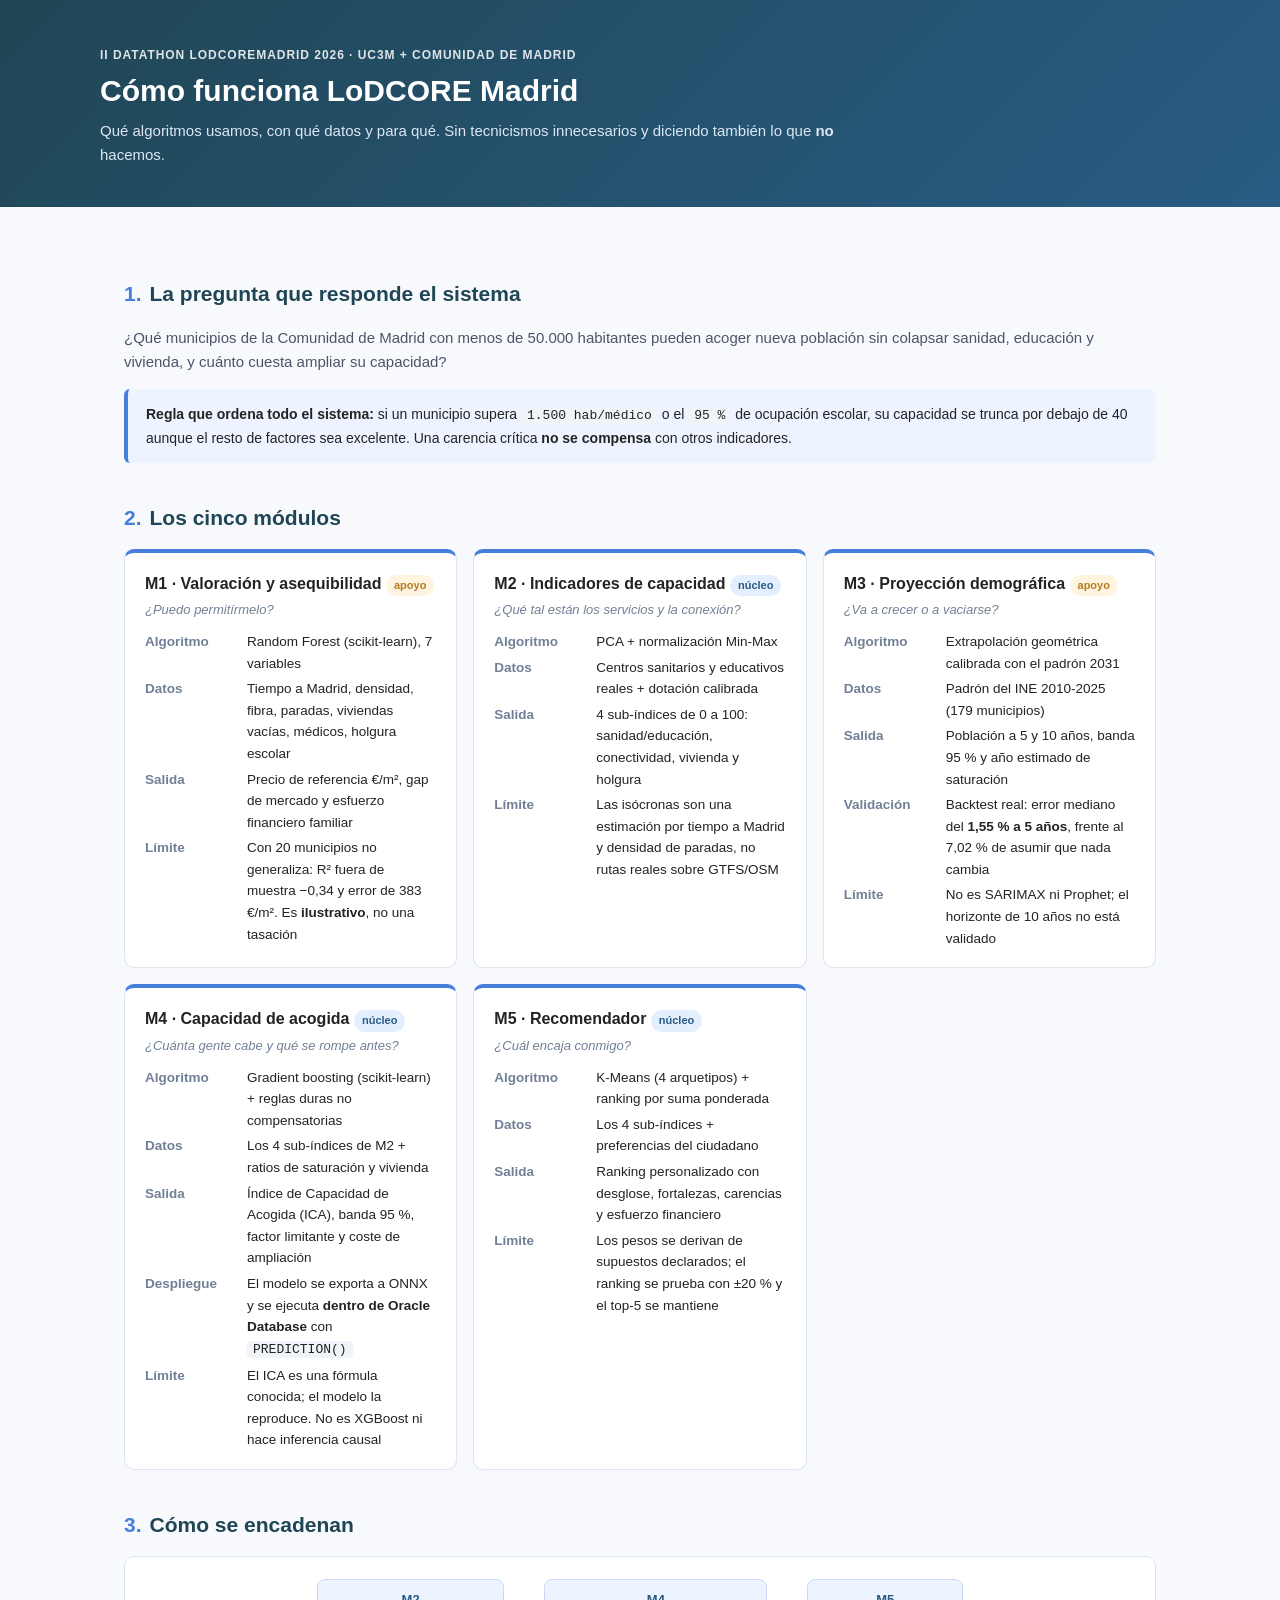
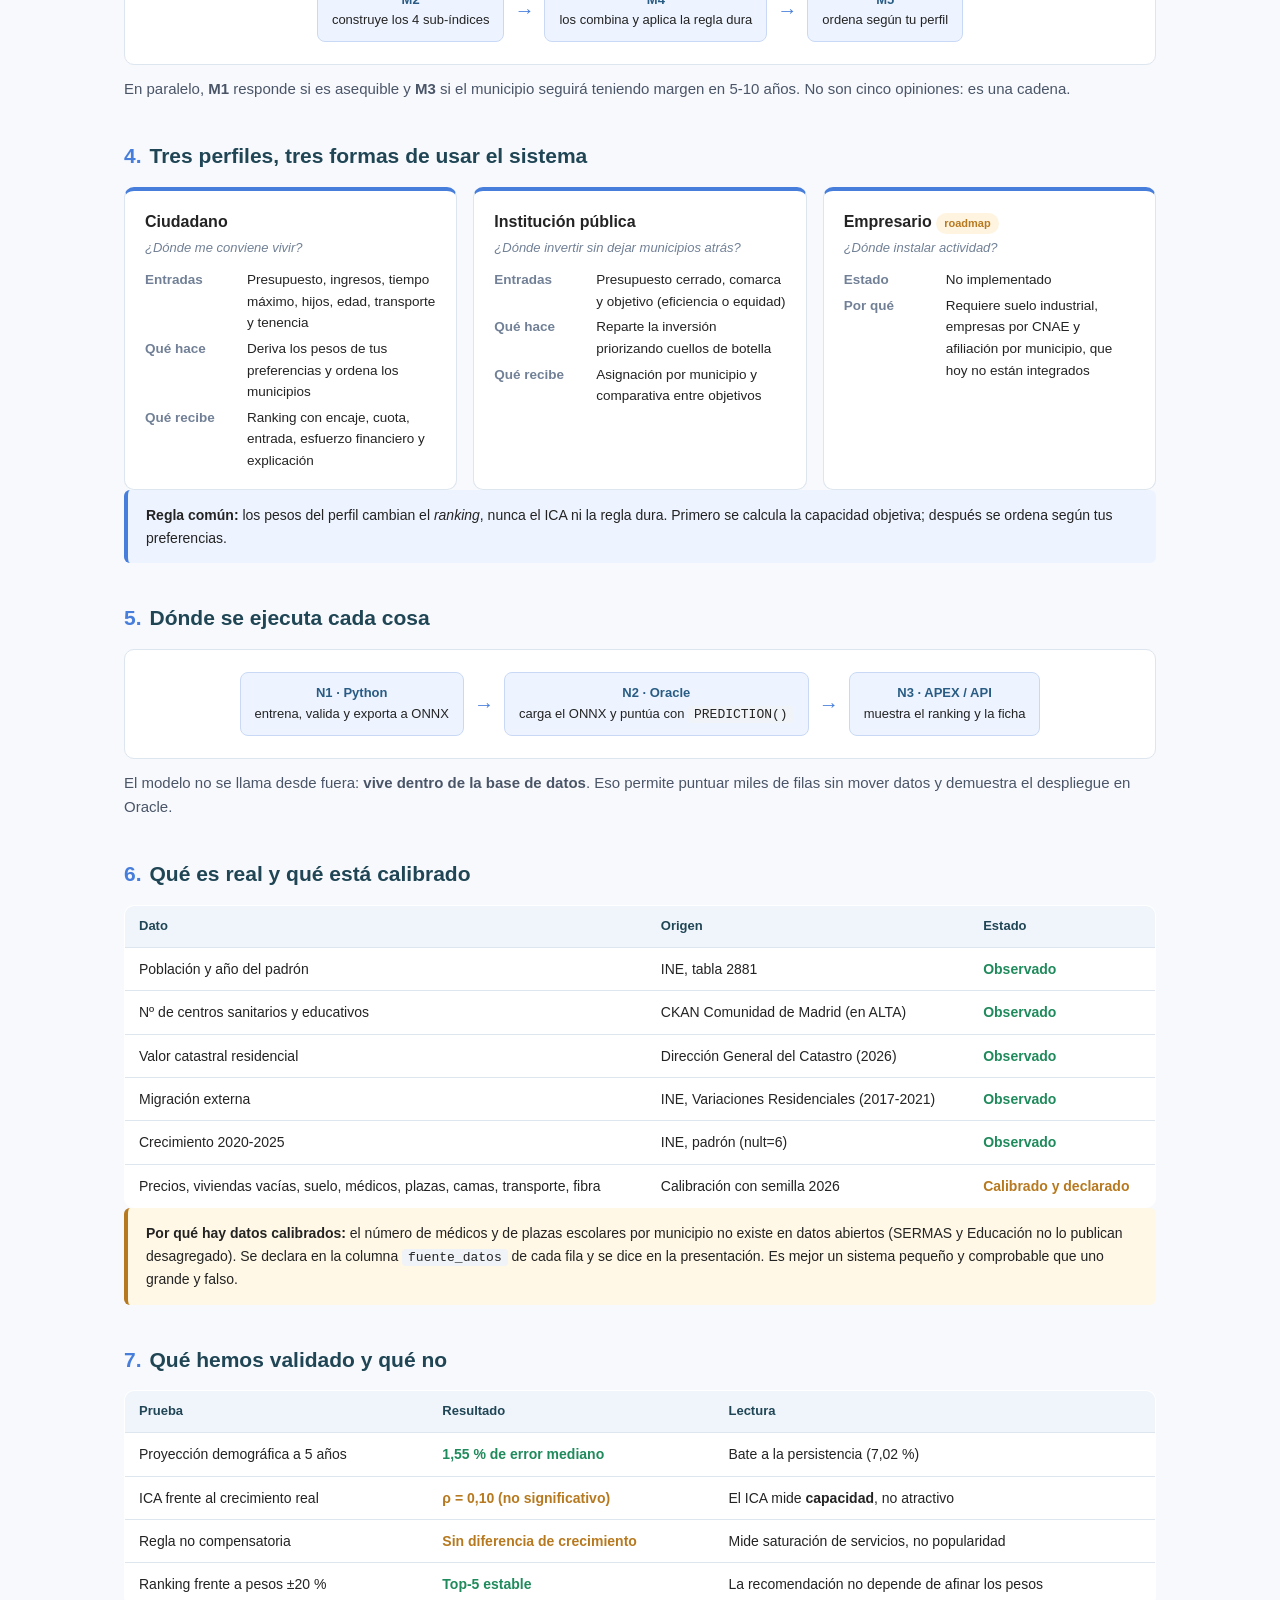
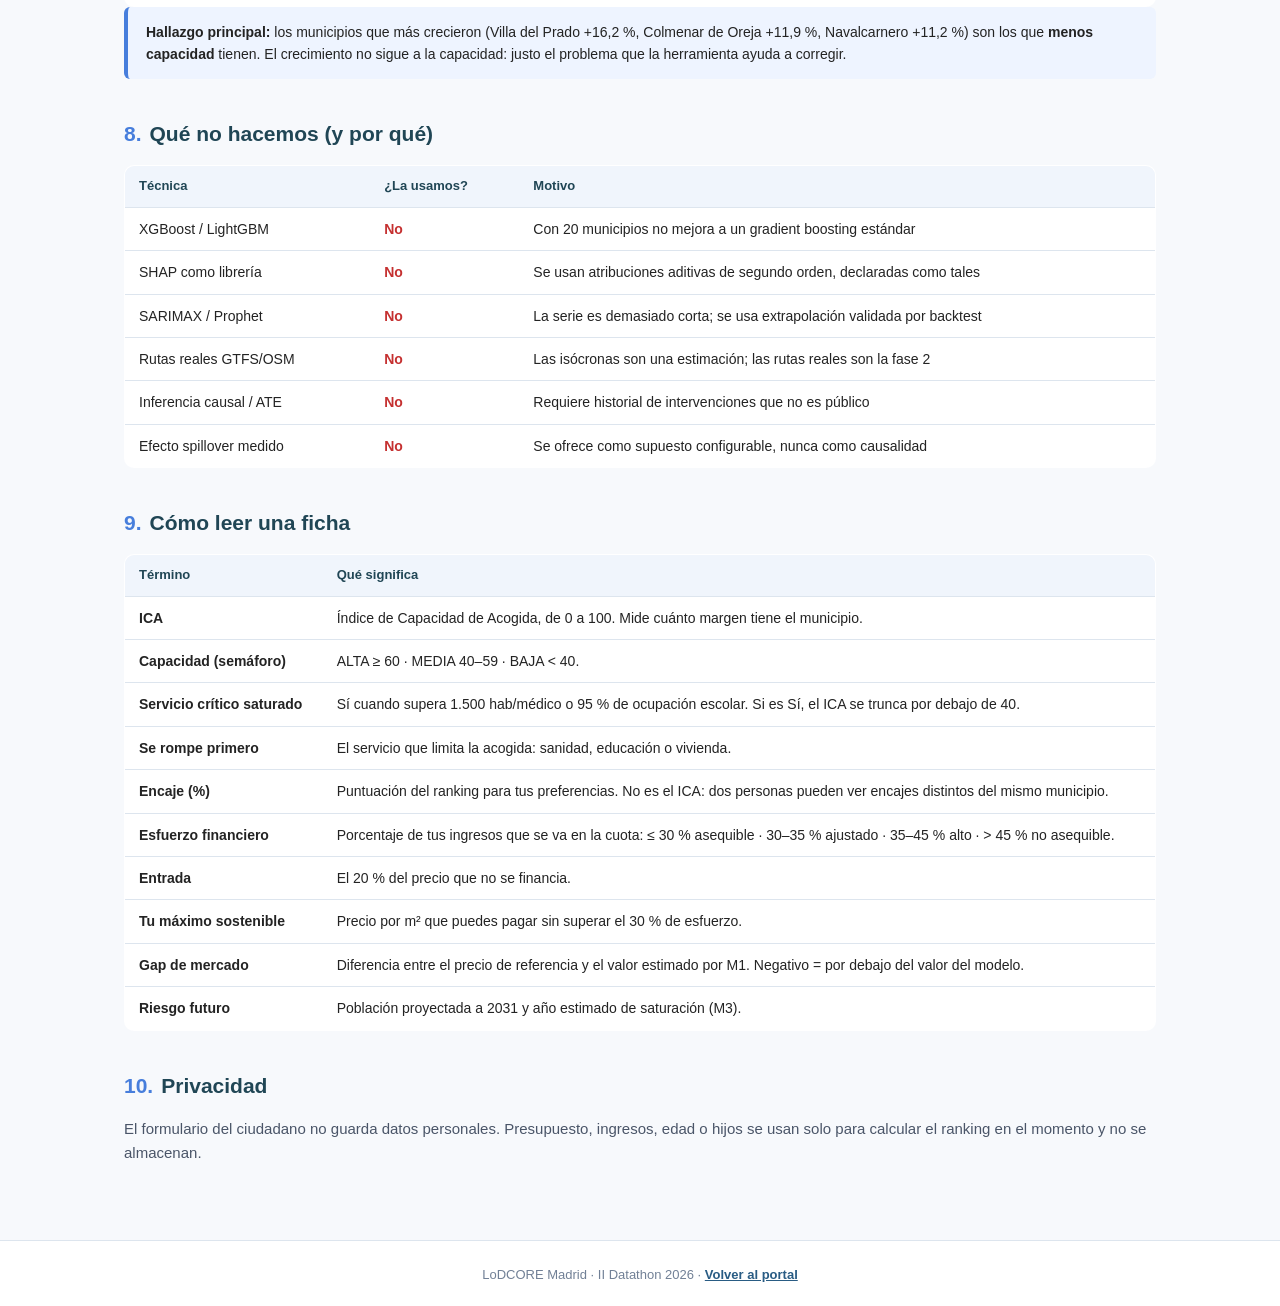
<file: frontend/algoritmos.html>
<!DOCTYPE html>
<html lang="es">
<head>
<meta charset="UTF-8">
<meta name="viewport" content="width=device-width, initial-scale=1.0">
<title>LoDCORE Madrid · Cómo funciona</title>
<link rel="stylesheet" href="algoritmos.css">
</head>
<body>

<div id="lodcore-algoritmos">

<header>
  <div class="wrap">
    <div class="pretitle">II Datathon LoDCOREMadrid 2026 · UC3M + Comunidad de Madrid</div>
    <h1>Cómo funciona LoDCORE Madrid</h1>
    <p>Qué algoritmos usamos, con qué datos y para qué. Sin tecnicismos innecesarios
       y diciendo también lo que <strong>no</strong> hacemos.</p>
  </div>
</header>

<main>

  <h2><span class="num">1.</span>La pregunta que responde el sistema</h2>
  <p class="lead">
    ¿Qué municipios de la Comunidad de Madrid con menos de 50.000 habitantes pueden
    acoger nueva población sin colapsar sanidad, educación y vivienda, y cuánto cuesta
    ampliar su capacidad?
  </p>
  <div class="rule">
    <strong>Regla que ordena todo el sistema:</strong> si un municipio supera
    <code>1.500 hab/médico</code> o el <code>95 %</code> de ocupación escolar, su capacidad
    se trunca por debajo de 40 aunque el resto de factores sea excelente.
    Una carencia crítica <strong>no se compensa</strong> con otros indicadores.
  </div>

  <h2><span class="num">2.</span>Los cinco módulos</h2>
  <div class="grid">

    <div class="card">
      <h3>M1 · Valoración y asequibilidad <span class="tag support">apoyo</span></h3>
      <div class="q">¿Puedo permitírmelo?</div>
      <dl>
        <dt>Algoritmo</dt><dd>Random Forest (scikit-learn), 7 variables</dd>
        <dt>Datos</dt><dd>Tiempo a Madrid, densidad, fibra, paradas, viviendas vacías, médicos, holgura escolar</dd>
        <dt>Salida</dt><dd>Precio de referencia €/m², gap de mercado y esfuerzo financiero familiar</dd>
        <dt>Límite</dt><dd>Con 20 municipios no generaliza: R² fuera de muestra −0,34 y error de 383 €/m². Es <strong>ilustrativo</strong>, no una tasación</dd>
      </dl>
    </div>

    <div class="card">
      <h3>M2 · Indicadores de capacidad <span class="tag core">núcleo</span></h3>
      <div class="q">¿Qué tal están los servicios y la conexión?</div>
      <dl>
        <dt>Algoritmo</dt><dd>PCA + normalización Min-Max</dd>
        <dt>Datos</dt><dd>Centros sanitarios y educativos reales + dotación calibrada</dd>
        <dt>Salida</dt><dd>4 sub-índices de 0 a 100: sanidad/educación, conectividad, vivienda y holgura</dd>
        <dt>Límite</dt><dd>Las isócronas son una estimación por tiempo a Madrid y densidad de paradas, no rutas reales sobre GTFS/OSM</dd>
      </dl>
    </div>

    <div class="card">
      <h3>M3 · Proyección demográfica <span class="tag support">apoyo</span></h3>
      <div class="q">¿Va a crecer o a vaciarse?</div>
      <dl>
        <dt>Algoritmo</dt><dd>Extrapolación geométrica calibrada con el padrón 2031</dd>
        <dt>Datos</dt><dd>Padrón del INE 2010-2025 (179 municipios)</dd>
        <dt>Salida</dt><dd>Población a 5 y 10 años, banda 95 % y año estimado de saturación</dd>
        <dt>Validación</dt><dd>Backtest real: error mediano del <strong>1,55 % a 5 años</strong>, frente al 7,02 % de asumir que nada cambia</dd>
        <dt>Límite</dt><dd>No es SARIMAX ni Prophet; el horizonte de 10 años no está validado</dd>
      </dl>
    </div>

    <div class="card">
      <h3>M4 · Capacidad de acogida <span class="tag core">núcleo</span></h3>
      <div class="q">¿Cuánta gente cabe y qué se rompe antes?</div>
      <dl>
        <dt>Algoritmo</dt><dd>Gradient boosting (scikit-learn) + reglas duras no compensatorias</dd>
        <dt>Datos</dt><dd>Los 4 sub-índices de M2 + ratios de saturación y vivienda</dd>
        <dt>Salida</dt><dd>Índice de Capacidad de Acogida (ICA), banda 95 %, factor limitante y coste de ampliación</dd>
        <dt>Despliegue</dt><dd>El modelo se exporta a ONNX y se ejecuta <strong>dentro de Oracle Database</strong> con <code>PREDICTION()</code></dd>
        <dt>Límite</dt><dd>El ICA es una fórmula conocida; el modelo la reproduce. No es XGBoost ni hace inferencia causal</dd>
      </dl>
    </div>

    <div class="card">
      <h3>M5 · Recomendador <span class="tag core">núcleo</span></h3>
      <div class="q">¿Cuál encaja conmigo?</div>
      <dl>
        <dt>Algoritmo</dt><dd>K-Means (4 arquetipos) + ranking por suma ponderada</dd>
        <dt>Datos</dt><dd>Los 4 sub-índices + preferencias del ciudadano</dd>
        <dt>Salida</dt><dd>Ranking personalizado con desglose, fortalezas, carencias y esfuerzo financiero</dd>
        <dt>Límite</dt><dd>Los pesos se derivan de supuestos declarados; el ranking se prueba con ±20 % y el top-5 se mantiene</dd>
      </dl>
    </div>

  </div>

  <h2><span class="num">3.</span>Cómo se encadenan</h2>
  <div class="chain">
    <div class="step"><strong>M2</strong>construye los 4 sub-índices</div>
    <div class="arrow">→</div>
    <div class="step"><strong>M4</strong>los combina y aplica la regla dura</div>
    <div class="arrow">→</div>
    <div class="step"><strong>M5</strong>ordena según tu perfil</div>
  </div>
  <p class="lead" style="margin-top:12px">
    En paralelo, <strong>M1</strong> responde si es asequible y <strong>M3</strong> si el municipio
    seguirá teniendo margen en 5-10 años. No son cinco opiniones: es una cadena.
  </p>

  <h2><span class="num">4.</span>Tres perfiles, tres formas de usar el sistema</h2>
  <div class="grid">
    <div class="card">
      <h3>Ciudadano</h3>
      <div class="q">¿Dónde me conviene vivir?</div>
      <dl>
        <dt>Entradas</dt><dd>Presupuesto, ingresos, tiempo máximo, hijos, edad, transporte y tenencia</dd>
        <dt>Qué hace</dt><dd>Deriva los pesos de tus preferencias y ordena los municipios</dd>
        <dt>Qué recibe</dt><dd>Ranking con encaje, cuota, entrada, esfuerzo financiero y explicación</dd>
      </dl>
    </div>
    <div class="card">
      <h3>Institución pública</h3>
      <div class="q">¿Dónde invertir sin dejar municipios atrás?</div>
      <dl>
        <dt>Entradas</dt><dd>Presupuesto cerrado, comarca y objetivo (eficiencia o equidad)</dd>
        <dt>Qué hace</dt><dd>Reparte la inversión priorizando cuellos de botella</dd>
        <dt>Qué recibe</dt><dd>Asignación por municipio y comparativa entre objetivos</dd>
      </dl>
    </div>
    <div class="card">
      <h3>Empresario <span class="tag support">roadmap</span></h3>
      <div class="q">¿Dónde instalar actividad?</div>
      <dl>
        <dt>Estado</dt><dd>No implementado</dd>
        <dt>Por qué</dt><dd>Requiere suelo industrial, empresas por CNAE y afiliación por municipio, que hoy no están integrados</dd>
      </dl>
    </div>
  </div>
  <div class="rule">
    <strong>Regla común:</strong> los pesos del perfil cambian el <em>ranking</em>, nunca el ICA ni la regla dura.
    Primero se calcula la capacidad objetiva; después se ordena según tus preferencias.
  </div>

  <h2><span class="num">5.</span>Dónde se ejecuta cada cosa</h2>
  <div class="chain">
    <div class="step"><strong>N1 · Python</strong>entrena, valida y exporta a ONNX</div>
    <div class="arrow">→</div>
    <div class="step"><strong>N2 · Oracle</strong>carga el ONNX y puntúa con <code>PREDICTION()</code></div>
    <div class="arrow">→</div>
    <div class="step"><strong>N3 · APEX / API</strong>muestra el ranking y la ficha</div>
  </div>
  <p class="lead" style="margin-top:12px">
    El modelo no se llama desde fuera: <strong>vive dentro de la base de datos</strong>.
    Eso permite puntuar miles de filas sin mover datos y demuestra el despliegue en Oracle.
  </p>

  <h2><span class="num">6.</span>Qué es real y qué está calibrado</h2>
  <table>
    <thead><tr><th>Dato</th><th>Origen</th><th>Estado</th></tr></thead>
    <tbody>
      <tr><td>Población y año del padrón</td><td>INE, tabla 2881</td><td class="ok">Observado</td></tr>
      <tr><td>Nº de centros sanitarios y educativos</td><td>CKAN Comunidad de Madrid (en ALTA)</td><td class="ok">Observado</td></tr>
      <tr><td>Valor catastral residencial</td><td>Dirección General del Catastro (2026)</td><td class="ok">Observado</td></tr>
      <tr><td>Migración externa</td><td>INE, Variaciones Residenciales (2017-2021)</td><td class="ok">Observado</td></tr>
      <tr><td>Crecimiento 2020-2025</td><td>INE, padrón (nult=6)</td><td class="ok">Observado</td></tr>
      <tr><td>Precios, viviendas vacías, suelo, médicos, plazas, camas, transporte, fibra</td><td>Calibración con semilla 2026</td><td class="warn">Calibrado y declarado</td></tr>
    </tbody>
  </table>
  <div class="note">
    <strong>Por qué hay datos calibrados:</strong> el número de médicos y de plazas escolares
    por municipio no existe en datos abiertos (SERMAS y Educación no lo publican desagregado).
    Se declara en la columna <code>fuente_datos</code> de cada fila y se dice en la presentación.
    Es mejor un sistema pequeño y comprobable que uno grande y falso.
  </div>

  <h2><span class="num">7.</span>Qué hemos validado y qué no</h2>
  <table>
    <thead><tr><th>Prueba</th><th>Resultado</th><th>Lectura</th></tr></thead>
    <tbody>
      <tr><td>Proyección demográfica a 5 años</td><td class="ok">1,55 % de error mediano</td><td>Bate a la persistencia (7,02 %)</td></tr>
      <tr><td>ICA frente al crecimiento real</td><td class="warn">ρ = 0,10 (no significativo)</td><td>El ICA mide <strong>capacidad</strong>, no atractivo</td></tr>
      <tr><td>Regla no compensatoria</td><td class="warn">Sin diferencia de crecimiento</td><td>Mide saturación de servicios, no popularidad</td></tr>
      <tr><td>Ranking frente a pesos ±20 %</td><td class="ok">Top-5 estable</td><td>La recomendación no depende de afinar los pesos</td></tr>
    </tbody>
  </table>
  <div class="rule">
    <strong>Hallazgo principal:</strong> los municipios que más crecieron (Villa del Prado +16,2 %,
    Colmenar de Oreja +11,9 %, Navalcarnero +11,2 %) son los que <strong>menos capacidad</strong> tienen.
    El crecimiento no sigue a la capacidad: justo el problema que la herramienta ayuda a corregir.
  </div>

  <h2><span class="num">8.</span>Qué no hacemos (y por qué)</h2>
  <table>
    <thead><tr><th>Técnica</th><th>¿La usamos?</th><th>Motivo</th></tr></thead>
    <tbody>
      <tr><td>XGBoost / LightGBM</td><td class="no">No</td><td>Con 20 municipios no mejora a un gradient boosting estándar</td></tr>
      <tr><td>SHAP como librería</td><td class="no">No</td><td>Se usan atribuciones aditivas de segundo orden, declaradas como tales</td></tr>
      <tr><td>SARIMAX / Prophet</td><td class="no">No</td><td>La serie es demasiado corta; se usa extrapolación validada por backtest</td></tr>
      <tr><td>Rutas reales GTFS/OSM</td><td class="no">No</td><td>Las isócronas son una estimación; las rutas reales son la fase 2</td></tr>
      <tr><td>Inferencia causal / ATE</td><td class="no">No</td><td>Requiere historial de intervenciones que no es público</td></tr>
      <tr><td>Efecto spillover medido</td><td class="no">No</td><td>Se ofrece como supuesto configurable, nunca como causalidad</td></tr>
    </tbody>
  </table>

  <h2><span class="num">9.</span>Cómo leer una ficha</h2>
  <table>
    <thead><tr><th>Término</th><th>Qué significa</th></tr></thead>
    <tbody>
      <tr><td><strong>ICA</strong></td><td>Índice de Capacidad de Acogida, de 0 a 100. Mide cuánto margen tiene el municipio.</td></tr>
      <tr><td><strong>Capacidad (semáforo)</strong></td><td>ALTA ≥ 60 · MEDIA 40–59 · BAJA &lt; 40.</td></tr>
      <tr><td><strong>Servicio crítico saturado</strong></td><td>Sí cuando supera 1.500 hab/médico o 95 % de ocupación escolar. Si es Sí, el ICA se trunca por debajo de 40.</td></tr>
      <tr><td><strong>Se rompe primero</strong></td><td>El servicio que limita la acogida: sanidad, educación o vivienda.</td></tr>
      <tr><td><strong>Encaje (%)</strong></td><td>Puntuación del ranking para tus preferencias. No es el ICA: dos personas pueden ver encajes distintos del mismo municipio.</td></tr>
      <tr><td><strong>Esfuerzo financiero</strong></td><td>Porcentaje de tus ingresos que se va en la cuota: ≤ 30 % asequible · 30–35 % ajustado · 35–45 % alto · &gt; 45 % no asequible.</td></tr>
      <tr><td><strong>Entrada</strong></td><td>El 20 % del precio que no se financia.</td></tr>
      <tr><td><strong>Tu máximo sostenible</strong></td><td>Precio por m² que puedes pagar sin superar el 30 % de esfuerzo.</td></tr>
      <tr><td><strong>Gap de mercado</strong></td><td>Diferencia entre el precio de referencia y el valor estimado por M1. Negativo = por debajo del valor del modelo.</td></tr>
      <tr><td><strong>Riesgo futuro</strong></td><td>Población proyectada a 2031 y año estimado de saturación (M3).</td></tr>
    </tbody>
  </table>

  <h2><span class="num">10.</span>Privacidad</h2>
  <p class="lead">
    El formulario del ciudadano no guarda datos personales. Presupuesto, ingresos, edad o hijos
    se usan solo para calcular el ranking en el momento y no se almacenan.
  </p>

</main>

<footer>
  LoDCORE Madrid · II Datathon 2026 · <a href="index.html">Volver al portal</a>
</footer>

</div><!-- /lodcore-algoritmos -->
</body>
</html>
</file>
<file: frontend/algoritmos.css>
/* =============================================================================
   algoritmos.css - Estilos de la página "Cómo funciona LoDCORE Madrid"
   Autocontenido y ACOTADO a #lodcore-algoritmos para no chocar con APEX.
   Uso:
     - Página standalone: algoritmos.html envuelve el contenido en el div.
     - APEX: pegar el div y cargar este CSS en Page Attributes > CSS > File URLs
             como #APP_IMAGES#algoritmos.css
   ============================================================================= */

:root {
  --blue: #477edc;
  --blue-dark: #295c84;
  --blue-deep: #204655;
  --bg: #F7F9FC;
  --surface: #FFFFFF;
  --border: #DDE5EE;
  --text: #232323;
  --text-2: #4A5568;
  --muted: #718096;
  --green: #1f8a5b;
  --amber: #b7791f;
  --red: #c53030;
  --radius: 10px;
}

* {
  box-sizing: border-box;
}

/* Base de la página standalone (en APEX no aplica, y no molesta) */
body {
  margin: 0;
  background: var(--bg);
  font-family: 'IBM Plex Sans', -apple-system, BlinkMacSystemFont, "Segoe UI", Roboto, sans-serif;
}

/* Contenedor: todo el CSS queda acotado aquí dentro ------------------------- */
#lodcore-algoritmos {
  background: var(--bg);
  color: var(--text);
  font-family: 'IBM Plex Sans', -apple-system, BlinkMacSystemFont, "Segoe UI", Roboto, sans-serif;
  font-size: 15px;
  line-height: 1.6;
}

#lodcore-algoritmos header {
  background: linear-gradient(135deg, var(--blue-deep), var(--blue-dark));
  color: #fff;
  padding: 46px 24px 40px;
}

#lodcore-algoritmos header .wrap {
  max-width: 1080px;
  margin: 0 auto;
}

#lodcore-algoritmos header .pretitle {
  font-size: 12px;
  font-weight: 700;
  letter-spacing: .08em;
  text-transform: uppercase;
  opacity: .85;
}

#lodcore-algoritmos header h1 {
  margin: 8px 0 10px;
  font-size: 30px;
  line-height: 1.2;
}

#lodcore-algoritmos header p {
  margin: 0;
  max-width: 760px;
  color: #DCE7F5;
}

#lodcore-algoritmos header a {
  color: #fff;
  font-weight: 600;
}

#lodcore-algoritmos main {
  max-width: 1080px;
  margin: 0 auto;
  padding: 32px 24px 60px;
}

#lodcore-algoritmos h2 {
  font-size: 21px;
  margin: 38px 0 14px;
  color: var(--blue-deep);
}

#lodcore-algoritmos h2 .num {
  color: var(--blue);
  margin-right: 8px;
}

#lodcore-algoritmos p.lead {
  color: var(--text-2);
}

#lodcore-algoritmos .grid {
  display: grid;
  grid-template-columns: repeat(auto-fit, minmax(300px, 1fr));
  gap: 16px;
}

#lodcore-algoritmos .card {
  background: var(--surface);
  border: 1px solid var(--border);
  border-radius: var(--radius);
  padding: 18px 20px;
  border-top: 4px solid var(--blue);
}

#lodcore-algoritmos .card h3 {
  margin: 0 0 4px;
  font-size: 16px;
}

#lodcore-algoritmos .card .q {
  color: var(--muted);
  font-size: 13px;
  font-style: italic;
  margin-bottom: 10px;
}

#lodcore-algoritmos .card dl {
  margin: 0;
  display: grid;
  grid-template-columns: 92px 1fr;
  gap: 4px 10px;
  font-size: 13.5px;
}

#lodcore-algoritmos .card dt {
  color: var(--muted);
  font-weight: 600;
}

#lodcore-algoritmos .card dd {
  margin: 0;
}

#lodcore-algoritmos .tag {
  display: inline-block;
  font-size: 11px;
  font-weight: 700;
  padding: 2px 8px;
  border-radius: 999px;
}

#lodcore-algoritmos .tag.core {
  background: #E3EEFF;
  color: var(--blue-dark);
}

#lodcore-algoritmos .tag.support {
  background: #FFF4E0;
  color: var(--amber);
}

#lodcore-algoritmos .chain {
  background: var(--surface);
  border: 1px solid var(--border);
  border-radius: var(--radius);
  padding: 22px;
  display: flex;
  flex-wrap: wrap;
  gap: 10px;
  align-items: center;
  justify-content: center;
}

#lodcore-algoritmos .chain .step {
  background: #EEF4FF;
  border: 1px solid #C9D9F5;
  border-radius: 8px;
  padding: 10px 14px;
  font-size: 13px;
  text-align: center;
}

#lodcore-algoritmos .chain .step strong {
  display: block;
  color: var(--blue-dark);
}

#lodcore-algoritmos .chain .arrow {
  color: var(--blue);
  font-size: 20px;
  font-weight: 700;
}

#lodcore-algoritmos table {
  width: 100%;
  border-collapse: collapse;
  background: var(--surface);
  border: 1px solid var(--border);
  border-radius: var(--radius);
  overflow: hidden;
  font-size: 14px;
}

#lodcore-algoritmos th,
#lodcore-algoritmos td {
  text-align: left;
  padding: 10px 14px;
  border-bottom: 1px solid var(--border);
}

#lodcore-algoritmos th {
  background: #F0F5FC;
  color: var(--blue-deep);
  font-size: 13px;
}

#lodcore-algoritmos tr:last-child td {
  border-bottom: none;
}

#lodcore-algoritmos .ok {
  color: var(--green);
  font-weight: 700;
}

#lodcore-algoritmos .warn {
  color: var(--amber);
  font-weight: 700;
}

#lodcore-algoritmos .no {
  color: var(--red);
  font-weight: 700;
}

#lodcore-algoritmos .note {
  background: #FFF8E6;
  border-left: 4px solid var(--amber);
  padding: 14px 18px;
  border-radius: 6px;
  font-size: 14px;
}

#lodcore-algoritmos .rule {
  background: #EEF4FF;
  border-left: 4px solid var(--blue);
  padding: 14px 18px;
  border-radius: 6px;
  font-size: 14px;
}

#lodcore-algoritmos code {
  background: #F0F3F7;
  padding: 1px 6px;
  border-radius: 4px;
  font-size: 13px;
}

#lodcore-algoritmos footer {
  border-top: 1px solid var(--border);
  background: var(--surface);
  padding: 24px;
  text-align: center;
  color: var(--muted);
  font-size: 13px;
}

#lodcore-algoritmos footer a {
  color: var(--blue-dark);
  font-weight: 600;
}
</file>
